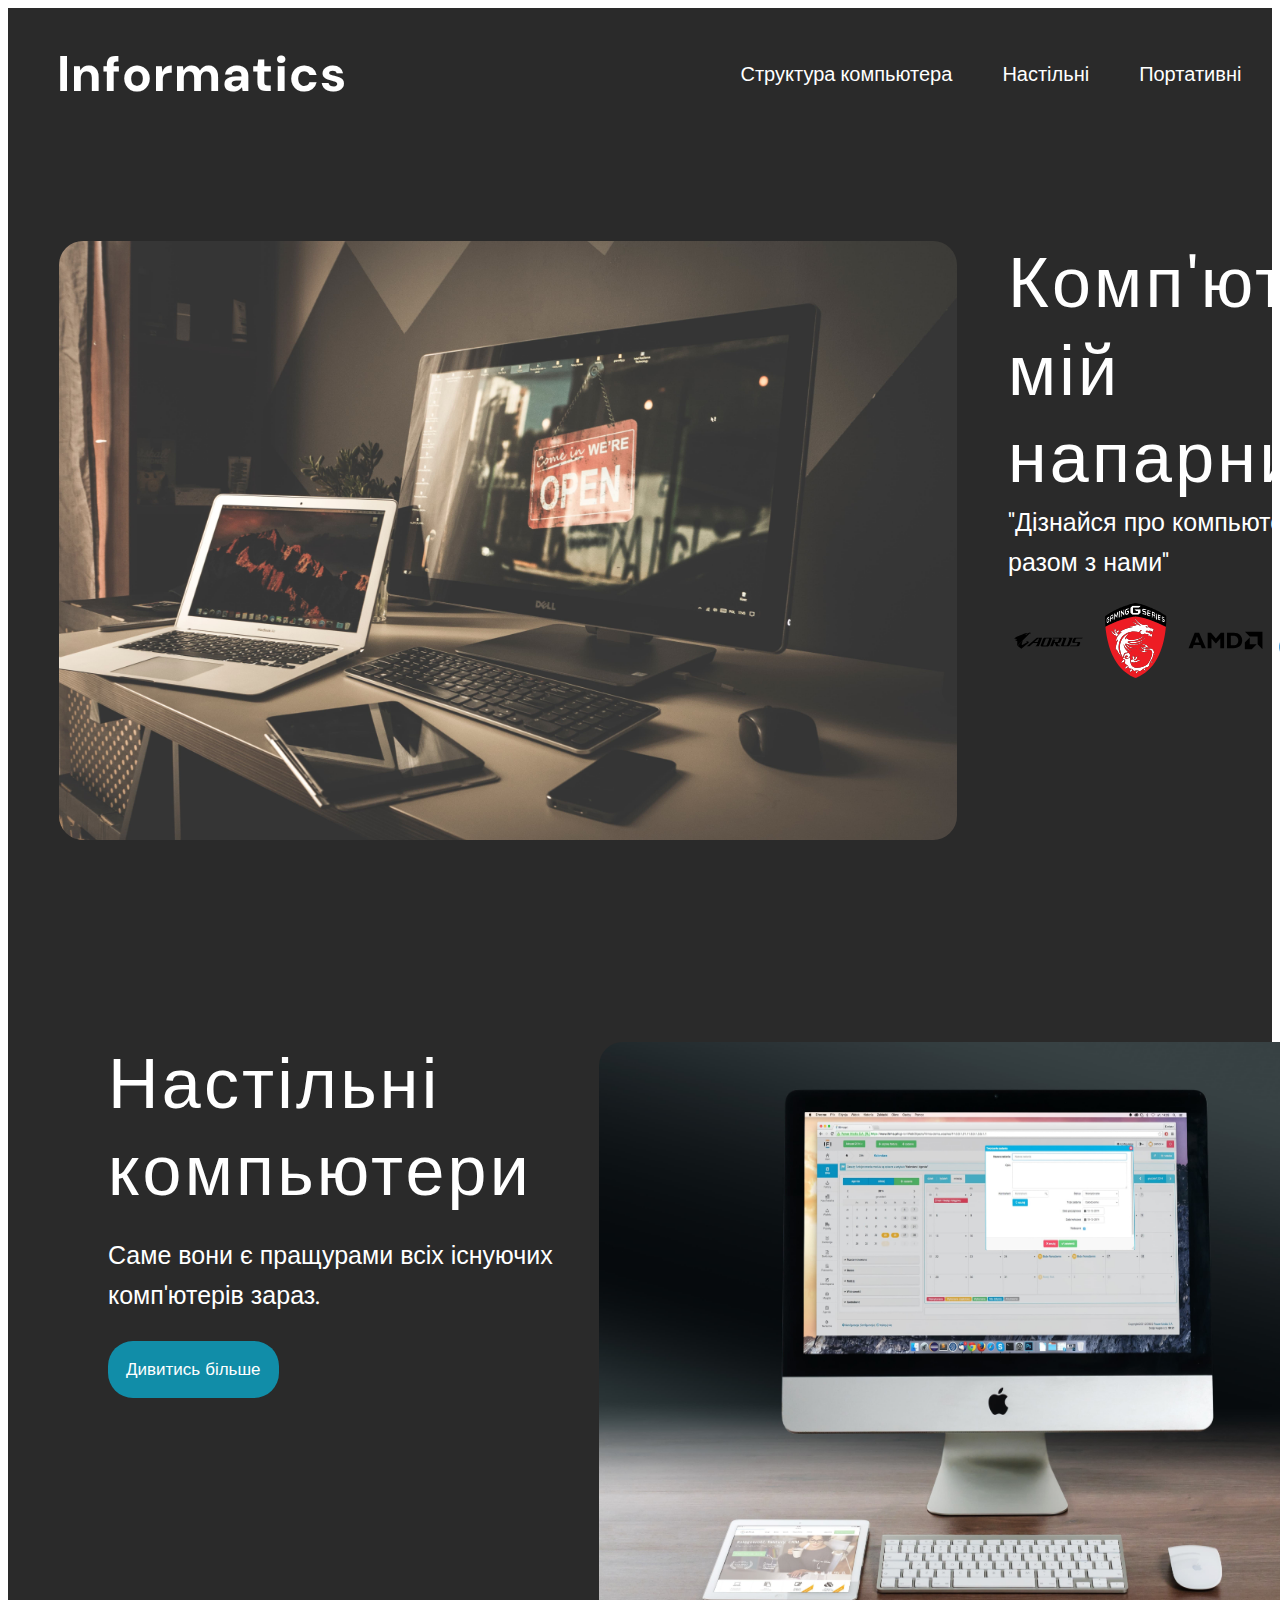
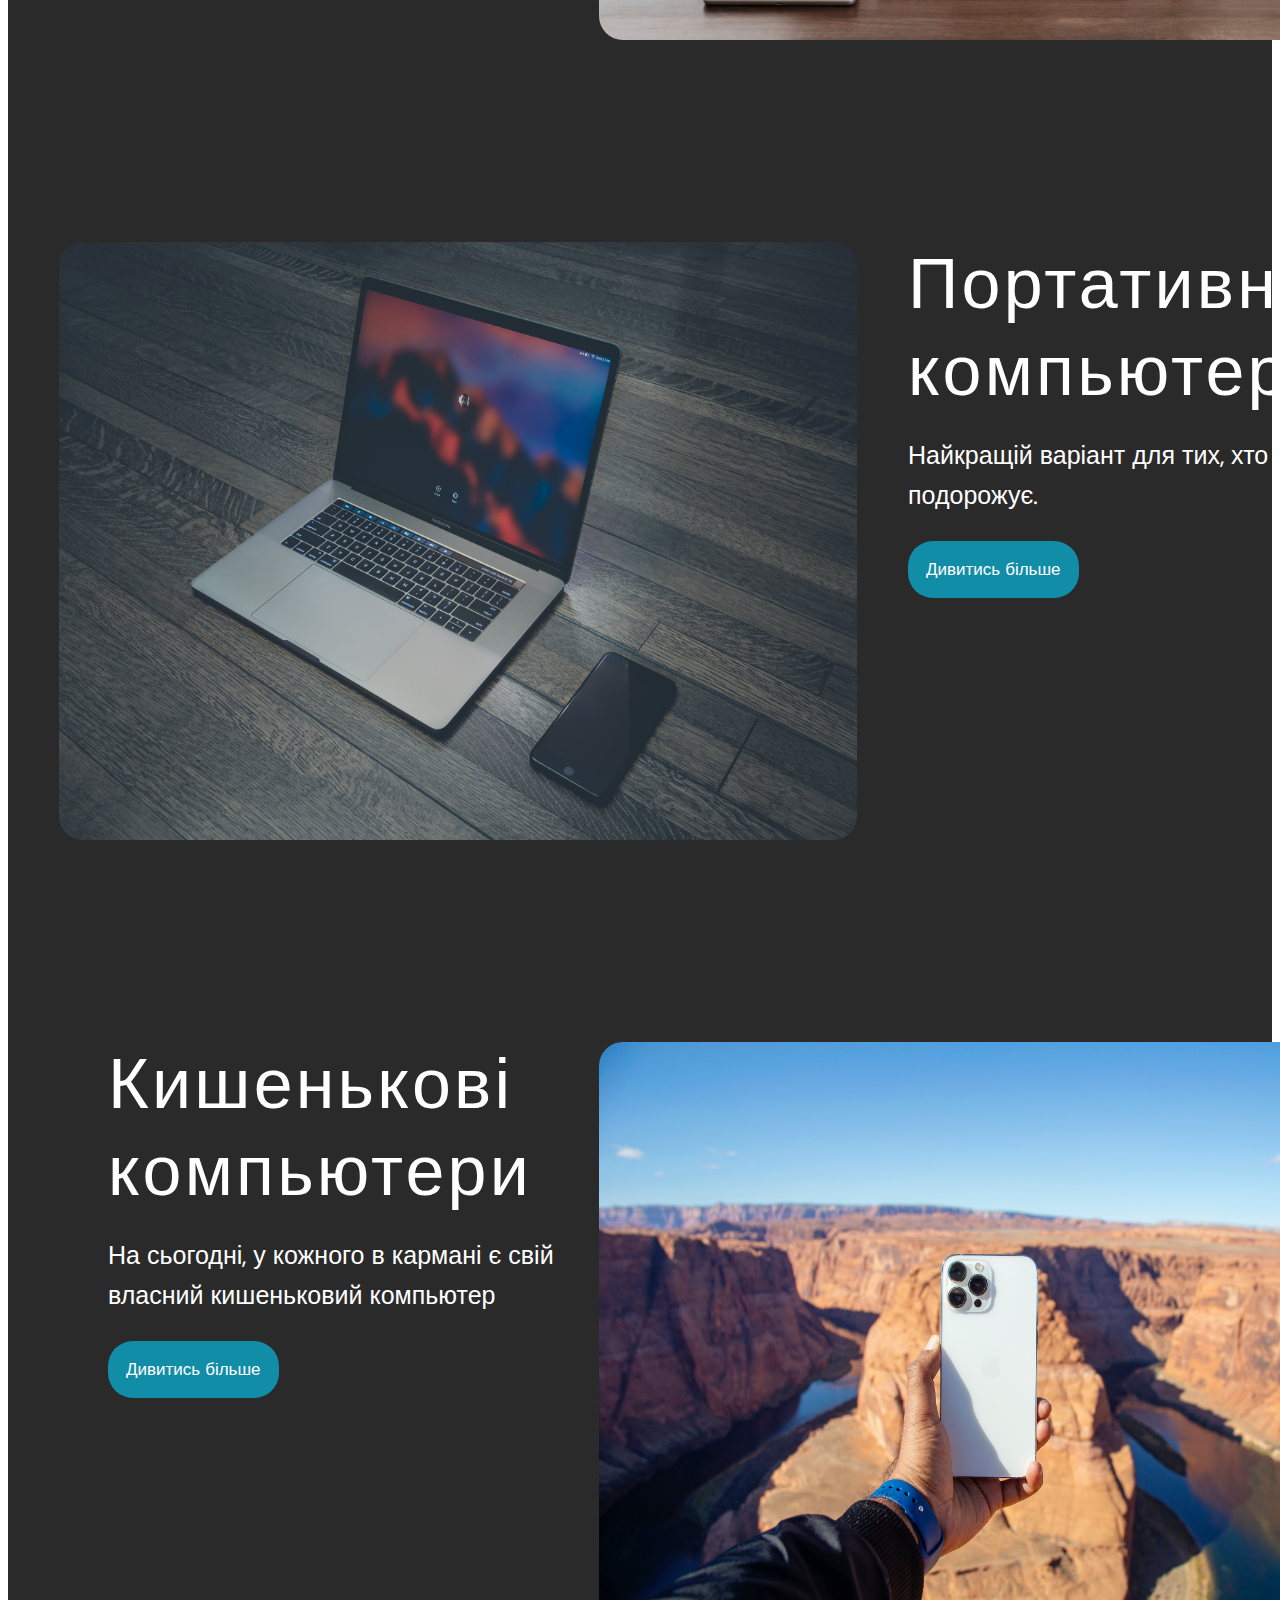
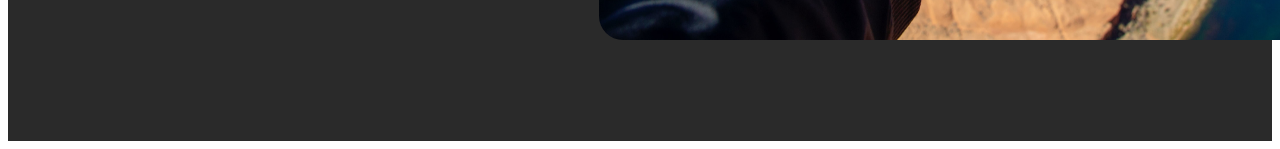
<file: index.html>
<!DOCTYPE html>
<html lang="en">
  <head>
    <meta charset="UTF-8" />
    <meta http-equiv="X-UA-Compatible" content="IE=edge" />
    <meta name="viewport" content="width=device-width, initial-scale=1.0" />
    <title>Document</title>
    <link
      rel="stylesheet"
      href="https://cdnjs.cloudflare.com/ajax/libs/modern-normalize/1.1.0/modern-normalize.min.css"
      integrity="sha512-wpPYUAdjBVSE4KJnH1VR1HeZfpl1ub8YT/NKx4PuQ5NmX2tKuGu6U/JRp5y+Y8XG2tV+wKQpNHVUX03MfMFn9Q=="
      crossorigin="anonymous"
      referrerpolicy="no-referrer"
    />
    <link rel="preconnect" href="https://fonts.googleapis.com" />
    <link rel="preconnect" href="https://fonts.gstatic.com" crossorigin />
    <link
      href="https://fonts.googleapis.com/css2?family=DM+Sans:wght@400;500;700&display=swap"
      rel="stylesheet"
    />
    <link rel="stylesheet" href="./css/styles.css" />
  </head>
  <body>
    <header class="header">
      <div class="container">
        <nav class="header__nav">
          <a href="#" class="header__logo--link">Informatics</a>
          <ul class="header__nav--list">
            <li class="header__nav--item">
              <a href="./structure.html" class="header__nav--item--link">Структура компьютера</a>
            </li>
            <li class="header__nav--item">
              <a href="" class="header__nav--item--link">Настільні</a>
            </li>
            <li class="header__nav--item">
              <a href="" class="header__nav--item--link">Портативні</a>
            </li>
            <li class="header__nav--item">
              <a href="" class="header__nav--item--link">Кишенькові</a>
            </li>
          </ul>
        </nav>
      </div>
    </header>
    <main>
      <section class="hero">
        <div class="container">
          <div class="hero__wrap">
            <img
              class="hero__img"
              src="./images/index-images/pexels-mateusz-dach-450035 (1).jpg"
              alt=""
            />
            <div class="content__wrap">
              <h1 class="hero__title">Комп'ютер – мій напарник.</h1>
              <p class="hero__text">"Дізнайся про компьютери більше, разом з нами"</p>
              <ul class="company__list">
                <li class="company__item">
                  <svg class="company__item--logo">
                    <use href="./images/svg-icons/symbol-defs.svg#icon-aorus"></use>
                  </svg>
                </li>
                <li class="company__item">
                  <svg class="company__item--logo">
                    <use href="./images/svg-icons/symbol-defs.svg#icon-msi"></use>
                  </svg>
                </li>
                <li class="company__item">
                  <svg class="company__item--logo">
                    <use href="./images/svg-icons/symbol-defs.svg#icon-amd"></use>
                  </svg>
                </li>
                <li class="company__item">
                  <svg class="company__item--logo">
                    <use href="./images/svg-icons/symbol-defs.svg#icon-intel"></use>
                  </svg>
                </li>
                <li class="company__item">
                  <svg class="company__item--logo">
                    <use href="./images/svg-icons/symbol-defs.svg#icon-nvidia"></use>
                  </svg>
                </li>
              </ul>
            </div>
          </div>
        </div>
      </section>
      <section class="example">
        <div class="container">
          <div class="example__wrap">
            <div class="content__wrap">
              <h2 class="example__title">Настільні компьютери</h2>
              <p class="example__text">Саме вони є пращурами всіх існуючих комп'ютерів зараз.</p>
              <a href="" class="example__btn">Дивитись більше</a>
            </div>
            <img
              class="example__img"
              src="./images/index-images/pexels-pixabay-38568 (1).jpg"
              alt=""
            />
          </div>
        </div>
      </section>
      <section class="example">
        <div class="container">
          <div class="example__wrap">
            <img
              class="example__img"
              src="./images/index-images/pexels-veeterzy-303383 (1).jpg"
              alt=""
            />
            <div class="content__wrap">
              <h2 class="example__title">Портативні компьютери</h2>
              <p class="example__text">Найкращій варіант для тих, хто багато подорожує.</p>
              <a href="" class="example__btn">Дивитись більше</a>
            </div>
          </div>
        </div>
      </section>
      <section class="example">
        <div class="container">
          <div class="example__wrap">
            <div class="content__wrap">
              <h2 class="example__title">Кишенькові компьютери</h2>
              <p class="example__text">
                На сьогодні, у кожного в кармані є свій власний кишеньковий компьютер
              </p>
              <a href="" class="example__btn">Дивитись більше</a>
            </div>
            <img
              class="example__img"
              src="./images/index-images/pexels-mohi-syed-10918838 (1).jpg"
              alt=""
            />
          </div>
        </div>
      </section>
    </main>
  </body>
</html>
</file>
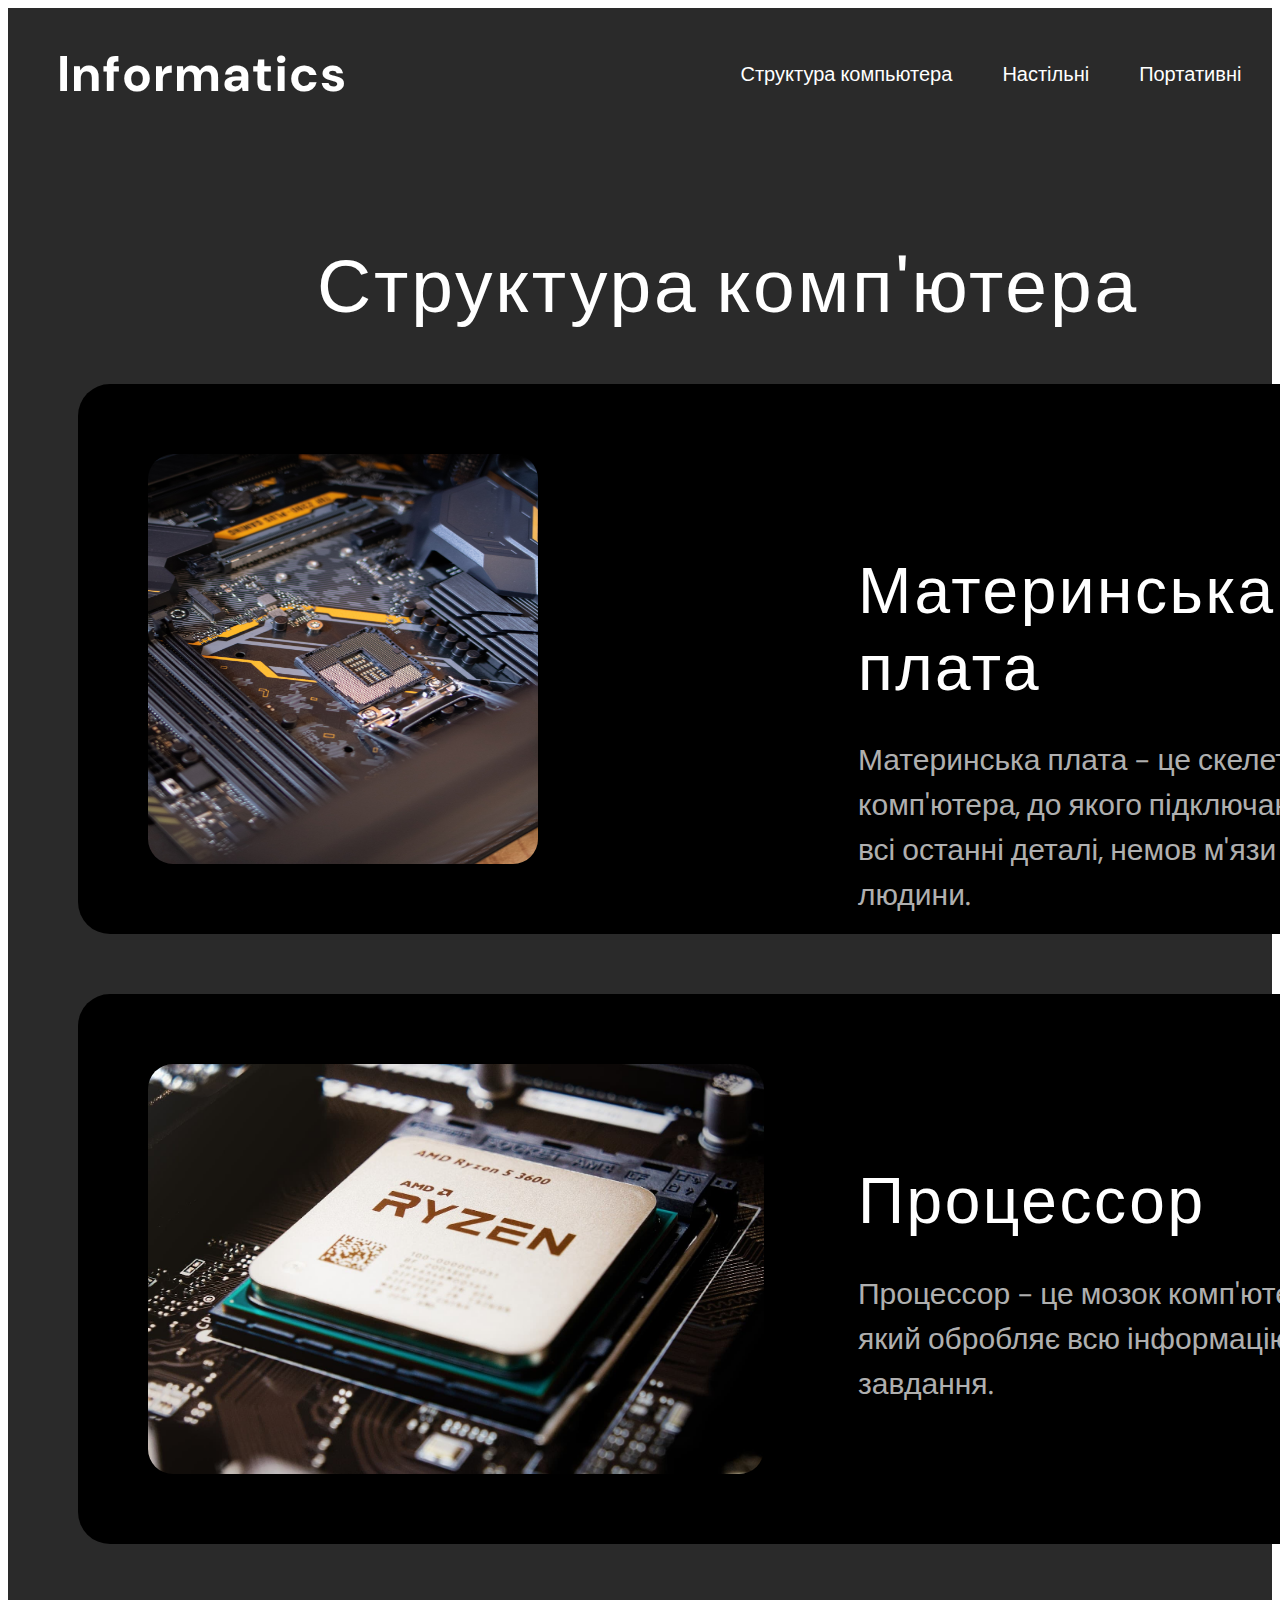
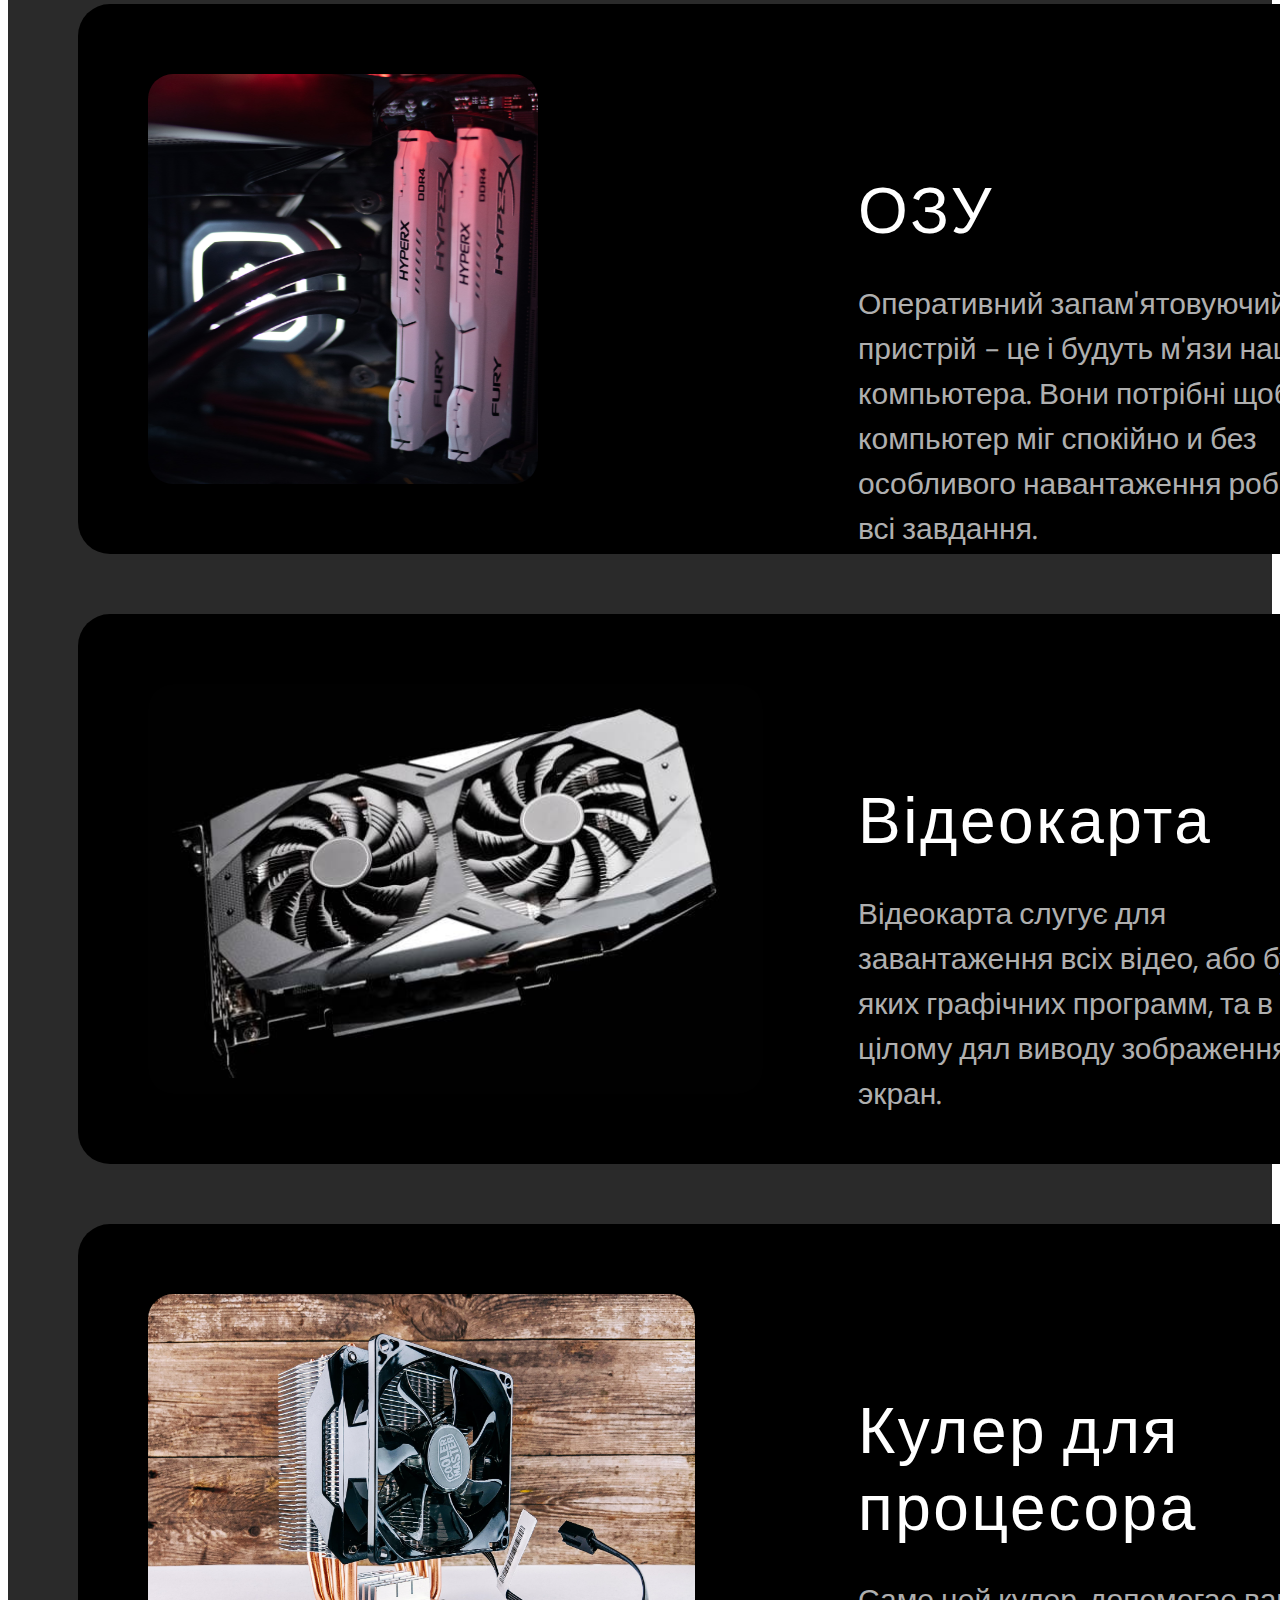
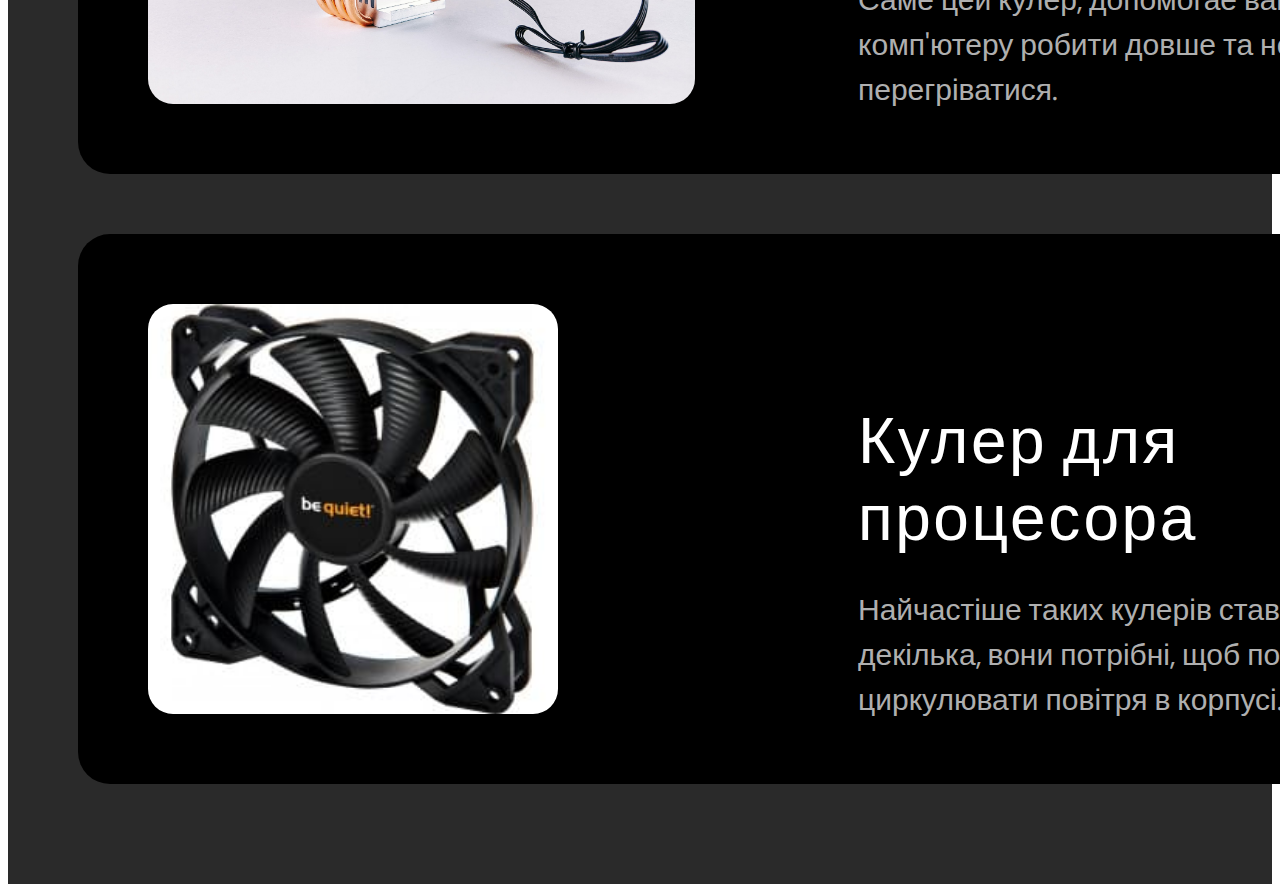
<file: structure.html>
<!DOCTYPE html>
<html lang="en">
  <head>
    <meta charset="UTF-8" />
    <meta http-equiv="X-UA-Compatible" content="IE=edge" />
    <meta name="viewport" content="width=device-width, initial-scale=1.0" />
    <title>Structure PC</title>
    <link
      rel="stylesheet"
      href="https://cdnjs.cloudflare.com/ajax/libs/modern-normalize/1.1.0/modern-normalize.min.css"
      integrity="sha512-wpPYUAdjBVSE4KJnH1VR1HeZfpl1ub8YT/NKx4PuQ5NmX2tKuGu6U/JRp5y+Y8XG2tV+wKQpNHVUX03MfMFn9Q=="
      crossorigin="anonymous"
      referrerpolicy="no-referrer"
    />
    <link rel="preconnect" href="https://fonts.googleapis.com" />
    <link rel="preconnect" href="https://fonts.gstatic.com" crossorigin />
    <link
      href="https://fonts.googleapis.com/css2?family=DM+Sans:wght@400;500;700&display=swap"
      rel="stylesheet"
    />
    <link rel="stylesheet" href="./css/styles.css" />
  </head>
  <body>
    <header class="header">
      <div class="container">
        <nav class="header__nav">
          <a href="./index.html" class="header__logo--link">Informatics</a>
          <ul class="header__nav--list">
            <li class="header__nav--item">
              <a href="#" class="header__nav--item--link">Структура компьютера</a>
            </li>
            <li class="header__nav--item">
              <a href="" class="header__nav--item--link">Настільні</a>
            </li>
            <li class="header__nav--item">
              <a href="" class="header__nav--item--link">Портативні</a>
            </li>
            <li class="header__nav--item">
              <a href="" class="header__nav--item--link">Кишенькові</a>
            </li>
          </ul>
        </nav>
      </div>
    </header>
    <main>
      <section class="structure">
        <div class="container">
          <h1 class="main__title">Структура комп'ютера</h1>
          <ul class="structure__list">
            <li class="structure__item">
              <img
                class="structure__item--img"
                src="./images/pexels-athena-2582937 (1).jpg"
                alt=""
              />
              <div class="text__wrap">
                <h2 class="structure__item--title">Материнська плата</h2>
                <p class="structure__item--text">
                  Материнська плата - це скелет комп'ютера, до якого підключаются всі останні
                  деталі, немов м'язи в тілі людини.
                </p>
              </div>
            </li>
            <li class="structure__item">
              <img class="structure__item--img" src="./images/processor (1).jpg" alt="" />
              <div class="text__wrap">
                <h2 class="structure__item--title">Процессор</h2>
                <p class="structure__item--text">
                  Процессор - це мозок комп'ютера, який обробляє всю інформацію та завдання.
                </p>
              </div>
            </li>
            <li class="structure__item">
              <img
                class="structure__item--img"
                src="./images/pexels-athena-2582928 (1).jpg"
                alt=""
              />
              <div class="text__wrap">
                <h2 class="structure__item--title">ОЗУ</h2>
                <p class="structure__item--text">
                  Оперативний запам'ятовуючий пристрій - це і будуть м'язи нашого компьютера. Вони
                  потрібні щоб компьютер міг спокійно и без особливого навантаження робити всі
                  завдання.
                </p>
              </div>
            </li>
            <li class="structure__item">
              <img
                class="structure__item--img"
                src="./images/istockphoto-1263863947-612x612 (1).jpg"
                alt=""
              />
              <div class="text__wrap">
                <h2 class="structure__item--title">Відеокарта</h2>
                <p class="structure__item--text">
                  Відеокарта слугує для завантаження всіх відео, або будь яких графічних программ,
                  та в цілому дял виводу зображення на экран.
                </p>
              </div>
            </li>
            <li class="structure__item">
              <img
                class="structure__item--img"
                src="./images/pexels-andrey-matveev-5327981 (1).jpg"
                alt=""
              />
              <div class="text__wrap">
                <h2 class="structure__item--title">Кулер для процесора</h2>
                <p class="structure__item--text">
                  Саме цей кулер, допомогае вашому комп'ютеру робити довше та не перегріватися.
                </p>
              </div>
            </li>
            <li class="structure__item">
              <img class="structure__item--img" src="./images/202752215_s265 (1).jpg" alt="" />
              <div class="text__wrap">
                <h2 class="structure__item--title">Кулер для процесора</h2>
                <p class="structure__item--text">
                  Найчастіше таких кулерів ставиться декілька, вони потрібні, щоб постіно
                  циркулювати повітря в корпусі.
                </p>
              </div>
            </li>
          </ul>
        </div>
      </section>
    </main>
  </body>
</html>
</file>
<file: css/styles.css>
:root {
  --main-text-color: #fff;
  --second-text-color: #161616;
  --main-bg-color: rgba(19, 19, 19, 0.9);
  --second-bg-color: #000;
  --accent-color: #118da8;
}

body {
  font-family: 'DM Sans', sans-serif;
  font-size: 20px;
  color: var(--main-text-color);
}

h1,
h2,
h3,
h4,
h5,
h6,
p {
  padding: 0;
  margin: 0;
}

img {
  display: block;
  max-width: 100%;
  height: auto;
}

a {
  text-decoration: none;
  cursor: pointer;
}

ul {
  list-style: none;
  padding: 0;
  margin: 0;
}

*,
*::after,
*::before {
  box-sizing: border-box;
}
.container {
  width: 1440px;
  padding: 0 50px;
  margin: 0 auto;
}

section {
  padding: 100px 0;
}

/* !=====HEADER===== */
.header {
  min-height: 120px;
  background-color: rgba(19, 19, 19, 0.9);
}

.header__nav {
  display: flex;
  align-items: center;
  justify-content: space-between;
}

.header__logo--link {
  display: inline-block;
  font-style: normal;
  font-weight: 700;
  font-size: 50px;
  line-height: 1.1;

  letter-spacing: 3.2px;

  color: var(--main-text-color);

  transition: transform 250ms cubic-bezier(0.17, 0.67, 0.83, 0.67);
}

.header__logo--link:hover,
.header__logo--link:focus {
  transform: scale(1.2);
}

.header__nav--list {
  display: flex;
  align-items: center;
}

.header__nav--item {
}

.header__nav--item:not(:last-child) {
  margin-right: 50px;
}

.header__nav--item--link {
  display: inline-block;
  font-style: normal;
  font-weight: 500;
  font-size: 20px;
  line-height: 1.6;

  padding-top: 50px;
  padding-bottom: 50px;

  color: var(--main-text-color);

  transition: color 250ms cubic-bezier(0.17, 0.67, 0.83, 0.67);
  transition: transform 250ms cubic-bezier(0.17, 0.67, 0.83, 0.67);
}

.header__nav--item--link:hover,
.header__nav--item--link:focus {
  color: var(--accent-color);
  transform: scale(1.2);
}

/* !=====HERO===== */

.hero {
  background-color: var(--main-bg-color);
}

.hero__wrap {
  display: flex;
}

.hero__img {
  width: 900px;
  border: 1px solid transparent;
  border-radius: 25px;

  transition: transform 250ms cubic-bezier(0.17, 0.67, 0.83, 0.67);
}

.hero__img:hover,
.hero__img:focus {
  transform: scale(1.1);
}

.content__wrap {
  width: 530px;
  height: 600px;

  margin-left: 50px;
}

.hero__title {
  font-style: normal;
  font-weight: 400;
  font-size: 70px;
  line-height: 1.25;

  letter-spacing: 3.2px;

  color: var(--main-text-color);
}

.hero__text {
  font-style: normal;
  font-weight: 400;
  font-size: 25px;
  line-height: 1.6;

  color: var(--main-text-color);

  margin-bottom: 20px;
}

.company__list {
  display: flex;
}

.company__item:not(:last-child) {
  margin-right: 15px;
}

.company__item--logo {
  width: 75px;
  height: 75px;
}
/* !=====EXAMPLE===== */

.example {
  background-color: var(--main-bg-color);
}

.example__img {
  display: block;
  width: 800px;
  border: 1px solid transparent;
  border-radius: 25px;

  transition: transform 250ms cubic-bezier(0.17, 0.67, 0.83, 0.67);
}

.example__img:hover,
.example__img:focus {
  transform: scale(1.1);
}

.example__wrap {
  display: flex;
}

.example__title {
  font-style: normal;
  font-weight: 400;
  font-size: 70px;
  line-height: 1.25;

  letter-spacing: 3.2px;

  margin-bottom: 20px;

  color: var(--main-text-color);
}

.example__text {
  font-style: normal;
  font-weight: 400;
  font-size: 25px;
  line-height: 1.6;

  color: var(--main-text-color);

  margin-bottom: 25px;
}

.example__btn {
  display: inline-block;
  font-style: normal;
  font-weight: 400;
  font-size: 17px;
  line-height: 1.6;

  padding: 12px 15px;

  color: var(--main-text-color);
  background-color: var(--accent-color);
  border: 3px solid transparent;
  border-radius: 25px;

  transition: transform 250ms cubic-bezier(0.17, 0.67, 0.83, 0.67);
}

.example__btn:hover,
.example__btn:focus {
  transform: scale(1.1);
}

/* !==========SECOND-PAGE-STRUCTURE========== */

.structure {
  background-color: var(--main-bg-color);
}

.structure__item--img {
  display: inline-block;
  min-width: 390px;
  border-radius: 25px;

  margin: 50px;

  transition: transform 250ms cubic-bezier(0.17, 0.67, 0.83, 0.67);
}

.structure__item--img:hover,
.structure__item--img:focus {
  transform: scale(1.1);
}

.main__title {
  text-align: center;
  font-style: normal;
  font-weight: 500;
  font-size: 75px;
  line-height: 1.25;

  letter-spacing: 2.88px;

  color: var(--main-text-color);

  margin-bottom: 50px;
}

.structure__list {
}
.structure__item {
  display: flex;
  justify-content: space-between;
  background-color: var(--second-bg-color);
  width: 1300px;
  height: 550px;

  border-radius: 32px;
  margin: 0 auto;
  padding: 20px;
}

.structure__item:not(:last-child) {
  margin-bottom: 60px;
}

.structure__item--title {
  font-style: normal;
  font-weight: 400;
  font-size: 64px;
  line-height: 1.2;

  letter-spacing: 2.56px;

  color: var(--main-text-color);

  margin-top: 150px;
}

.text__wrap {
  width: 500px;
}

.structure__item--text {
  font-style: normal;
  font-weight: 400;
  font-size: 30px;
  line-height: 1.5;

  color: rgba(255, 255, 255, 0.7);

  margin-top: 30px;
}
</file>
